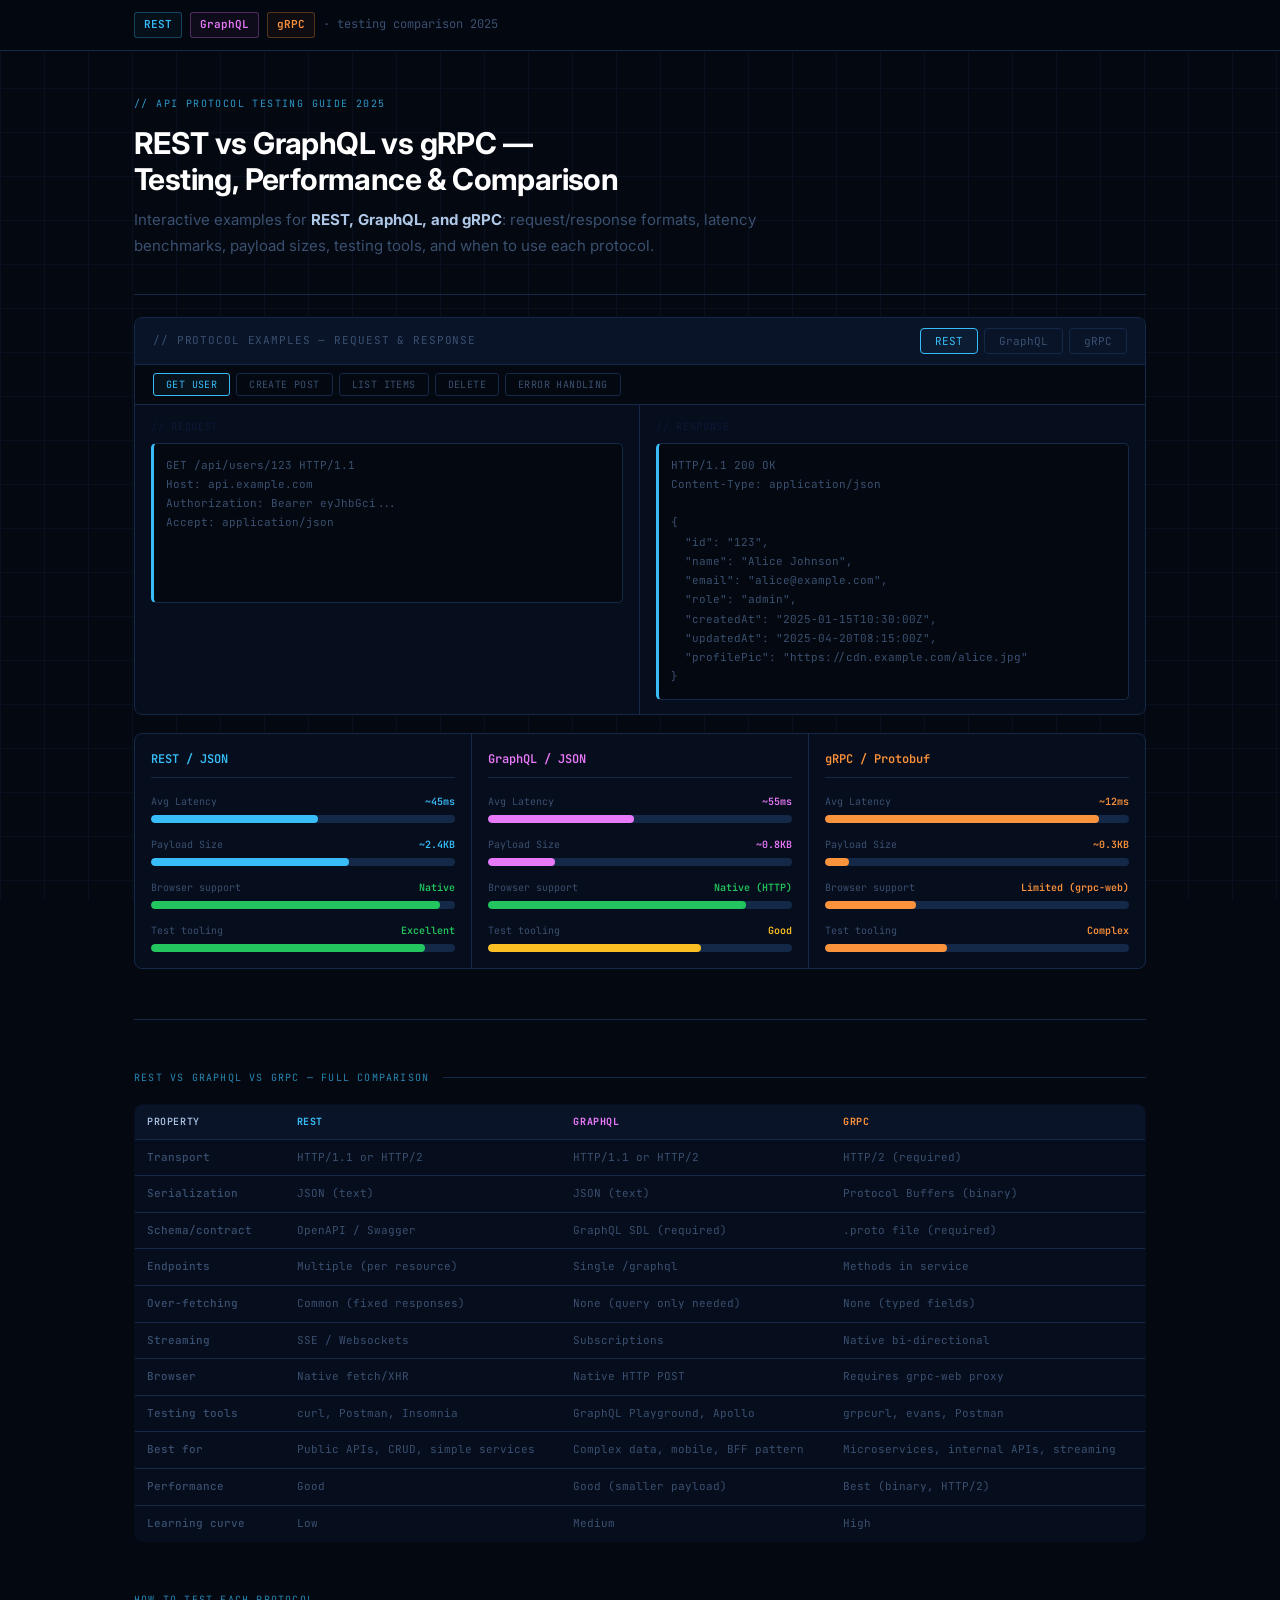
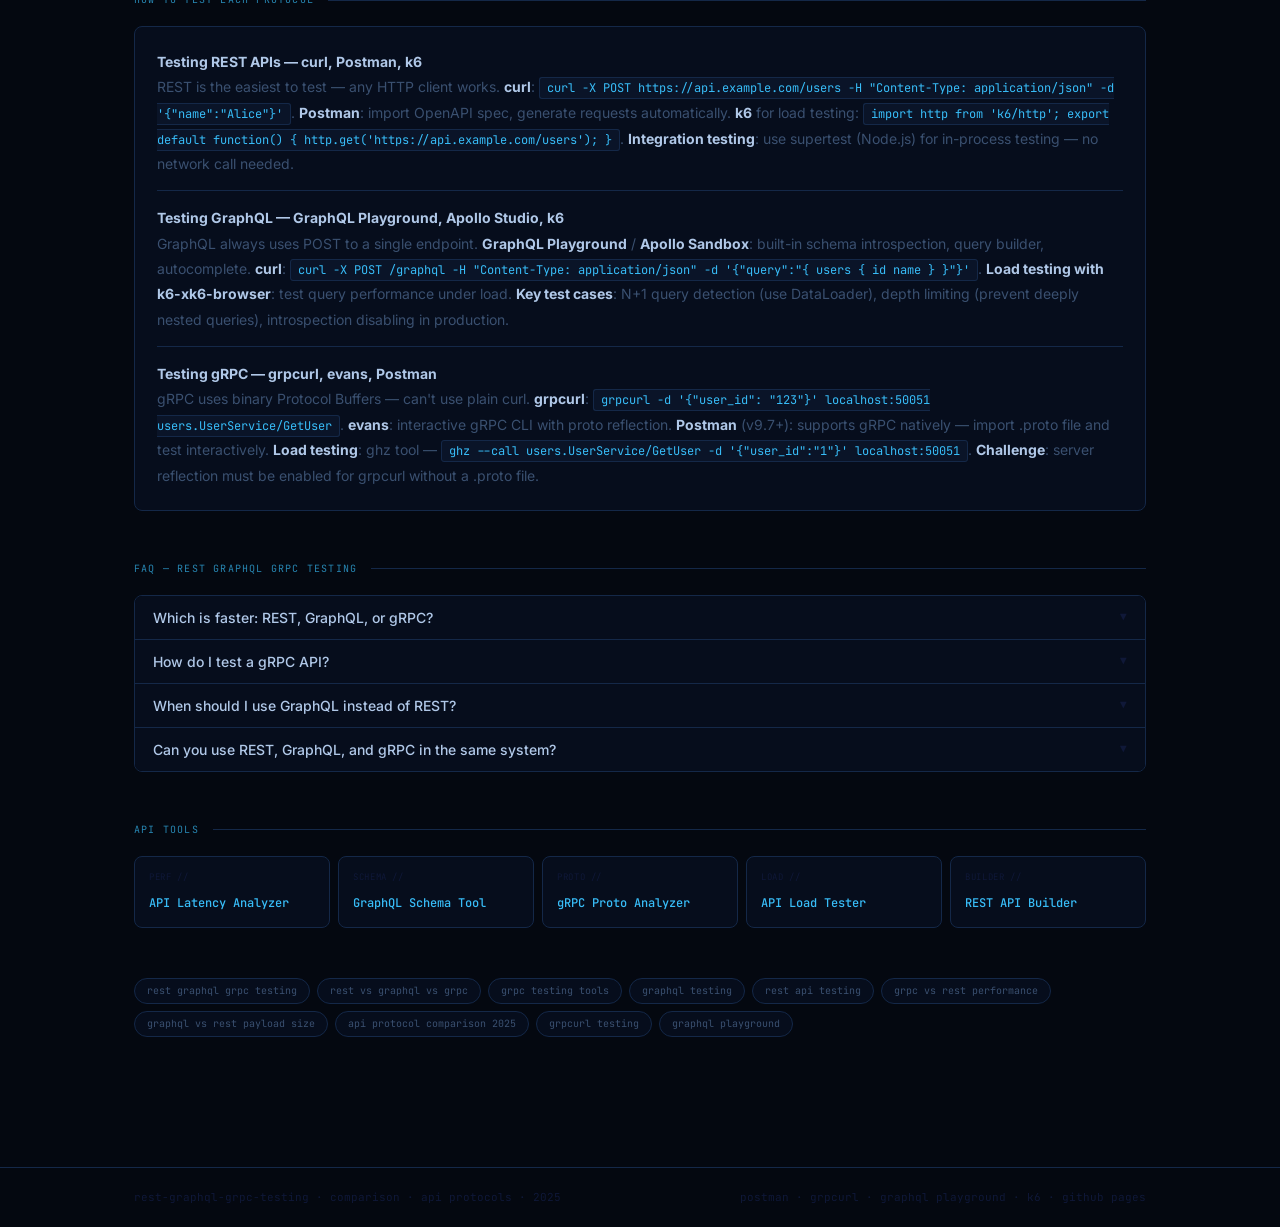
<file: index.html>
<!DOCTYPE html>

<html lang="en">
<head>
<meta charset="UTF-8">
<meta name="viewport" content="width=device-width, initial-scale=1.0">
<meta name="google-site-verification" content="PkLa_ViOo6FAHpvh8SacceMb95o9tePRdrqLNBz9X1M" />
<meta name="robots" content="index, follow">

<title>REST vs GraphQL vs gRPC Testing – Interactive Comparison Tool &amp; Performance Guide (2025)</title>

<meta name="description" content="REST vs GraphQL vs gRPC testing comparison 2025. Interactive tool: compare request/response formats, latency benchmarks, payload sizes, and use cases. Includes test examples for all three API protocols.">

<meta name="keywords" content="rest graphql grpc testing, rest vs graphql vs grpc, graphql grpc rest comparison, api protocol comparison, grpc testing, graphql testing, rest api testing, rest vs grpc performance, graphql vs rest performance, api testing tools 2025">

<link rel="canonical" href="https://franrivalbigprojects.github.io/api-tools/">

<meta property="og:title" content="REST vs GraphQL vs gRPC Testing – Interactive Comparison 2025">
<meta property="og:description" content="Compare REST, GraphQL, and gRPC: request formats, performance benchmarks, payload size, and testing approaches. Interactive examples for all three protocols.">
<meta property="og:type" content="website">

<link rel="preconnect" href="https://fonts.googleapis.com">
<link rel="preconnect" href="https://fonts.gstatic.com" crossorigin>
<link href="https://fonts.googleapis.com/css2?family=JetBrains+Mono:wght@400;500;600&family=Inter:wght@400;500;600;700&display=swap" rel="stylesheet">

<style>
:root {
  --bg: #040810;
  --surface: #060d1c;
  --surface2: #0a1428;
  --border: #0e1e38;
  --border2: #142848;
  --rest: #38bdf8;
  --rest-dim: rgba(56,189,248,0.10);
  --rest-dim2: rgba(56,189,248,0.05);
  --gql: #e879f9;
  --gql-dim: rgba(232,121,249,0.10);
  --gql-dim2: rgba(232,121,249,0.05);
  --grpc: #fb923c;
  --grpc-dim: rgba(251,146,60,0.10);
  --grpc-dim2: rgba(251,146,60,0.05);
  --green: #22c55e;
  --green-dim2: rgba(34,197,94,0.05);
  --yellow: #fbbf24;
  --yellow-dim: rgba(251,191,36,0.08);
  --text: #b0c8e8;
  --text-muted: #3a5070;
  --text-dim: #0f1838;
  --mono: 'JetBrains Mono', monospace;
  --sans: 'Inter', sans-serif;
  --r: 8px;
}

* { box-sizing: border-box; margin: 0; padding: 0; }

body {
  font-family: var(--sans);
  background: var(--bg);
  color: var(--text);
  min-height: 100vh;
  line-height: 1.6;
}

body::after {
  content: "";
  position: fixed;
  inset: 0;
  background-image:
    linear-gradient(var(--border) 1px, transparent 1px),
    linear-gradient(90deg, var(--border) 1px, transparent 1px);
  background-size: 44px 44px;
  opacity: 0.4;
  pointer-events: none;
  z-index: 0;
}

header {
  border-bottom: 1px solid var(--border2);
  position: sticky;
  top: 0;
  z-index: 100;
  background: rgba(4,8,16,0.97);
  backdrop-filter: blur(12px);
}

.header-inner {
  max-width: 1060px;
  margin: 0 auto;
  padding: 0 24px;
  height: 50px;
  display: flex;
  align-items: center;
  gap: 8px;
  position: relative;
  z-index: 1;
}

.logo-pill {
  font-family: var(--mono);
  font-size: 11px;
  font-weight: 600;
  padding: 3px 9px;
  border-radius: 3px;
  border: 1px solid;
}

.lp-rest { color: var(--rest); background: var(--rest-dim2); border-color: rgba(56,189,248,0.3); }
.lp-gql  { color: var(--gql);  background: var(--gql-dim2);  border-color: rgba(232,121,249,0.3); }
.lp-grpc { color: var(--grpc); background: var(--grpc-dim2); border-color: rgba(251,146,60,0.3); }
.logo-text { font-family: var(--mono); font-size: 12px; color: var(--text-muted); }

.wrapper {
  max-width: 1060px;
  margin: 0 auto;
  padding: 0 24px 80px;
  position: relative;
  z-index: 1;
}

.hero {
  padding: 44px 0 24px;
  border-bottom: 1px solid var(--border2);
  margin-bottom: 22px;
}

.hero-eyebrow {
  font-family: var(--mono);
  font-size: 10px;
  letter-spacing: 0.14em;
  text-transform: uppercase;
  color: var(--rest);
  margin-bottom: 12px;
  opacity: 0.8;
}

h1 {
  font-size: clamp(22px, 3.2vw, 30px);
  font-weight: 700;
  color: #fff;
  margin-bottom: 10px;
  letter-spacing: -0.02em;
  line-height: 1.2;
}

.hero-sub {
  font-size: 15px;
  color: var(--text-muted);
  max-width: 640px;
  line-height: 1.75;
}

.hero-sub strong { color: var(--text); }

/* PROTOCOL SELECTOR */
.tool-shell {
  background: var(--surface);
  border: 1px solid var(--border2);
  border-radius: var(--r);
  overflow: hidden;
  margin-bottom: 18px;
}

.tool-topbar {
  background: var(--surface2);
  border-bottom: 1px solid var(--border2);
  padding: 10px 18px;
  display: flex;
  align-items: center;
  justify-content: space-between;
  flex-wrap: wrap;
  gap: 8px;
}

.topbar-label {
  font-family: var(--mono);
  font-size: 11px;
  color: var(--text-muted);
  text-transform: uppercase;
  letter-spacing: 0.08em;
}

.proto-tabs {
  display: flex;
  gap: 6px;
}

.proto-btn {
  font-family: var(--mono);
  font-size: 11px;
  padding: 5px 14px;
  border-radius: 4px;
  border: 1px solid var(--border2);
  cursor: pointer;
  background: transparent;
  color: var(--text-muted);
  transition: all 0.15s;
}

.proto-btn:hover { color: var(--text); }
.proto-btn.active-rest { border-color: var(--rest); background: var(--rest-dim2); color: var(--rest); }
.proto-btn.active-gql  { border-color: var(--gql);  background: var(--gql-dim2);  color: var(--gql); }
.proto-btn.active-grpc { border-color: var(--grpc); background: var(--grpc-dim2); color: var(--grpc); }

.scenario-row {
  display: flex;
  gap: 6px;
  padding: 8px 18px;
  border-bottom: 1px solid var(--border2);
  background: var(--bg);
  flex-wrap: wrap;
}

.scen-btn {
  font-family: var(--mono);
  font-size: 10px;
  padding: 4px 12px;
  border-radius: 3px;
  border: 1px solid var(--border2);
  cursor: pointer;
  background: transparent;
  color: var(--text-muted);
  transition: all 0.15s;
  text-transform: uppercase;
  letter-spacing: 0.04em;
}

.scen-btn:hover { border-color: var(--rest); color: var(--text); }
.scen-btn.active { border-color: var(--rest); background: var(--rest-dim2); color: var(--rest); }

.example-split {
  display: grid;
  grid-template-columns: 1fr 1fr;
}

.ex-pane {
  padding: 14px 16px;
  border-right: 1px solid var(--border2);
}

.ex-pane:last-child { border-right: none; }

.ex-head {
  font-family: var(--mono);
  font-size: 10px;
  text-transform: uppercase;
  letter-spacing: 0.07em;
  color: var(--text-dim);
  margin-bottom: 8px;
}

.code-block {
  background: var(--bg);
  border: 1px solid var(--border2);
  border-radius: 5px;
  padding: 12px;
  font-family: var(--mono);
  font-size: 11px;
  line-height: 1.75;
  overflow-x: auto;
  white-space: pre;
  color: var(--text-muted);
  min-height: 160px;
}

.ck { color: var(--rest); }
.cg { color: var(--gql); }
.co { color: var(--grpc); }
.cs { color: var(--yellow); }
.cm { color: var(--text-dim); }
.cv { color: var(--green); }

/* BENCHMARK BARS */
.bench-grid {
  display: grid;
  grid-template-columns: 1fr 1fr 1fr;
  gap: 1px;
  background: var(--border2);
  border: 1px solid var(--border2);
  border-radius: var(--r);
  overflow: hidden;
  margin-bottom: 18px;
}

.bench-col {
  background: var(--surface);
  padding: 16px;
}

.bc-head {
  font-family: var(--mono);
  font-size: 12px;
  font-weight: 600;
  margin-bottom: 16px;
  padding-bottom: 8px;
  border-bottom: 1px solid var(--border2);
}

.bench-row { margin-bottom: 14px; }
.bench-row:last-child { margin-bottom: 0; }

.br-label {
  font-family: var(--mono);
  font-size: 10px;
  color: var(--text-muted);
  display: flex;
  justify-content: space-between;
  margin-bottom: 5px;
}

.br-val { font-weight: 600; }

.br-track {
  width: 100%;
  height: 8px;
  background: var(--border2);
  border-radius: 4px;
  overflow: hidden;
}

.br-fill {
  height: 100%;
  border-radius: 4px;
  transition: width 0.8s ease;
}

/* COMPARISON TABLE */
.cmp-table {
  width: 100%;
  border-collapse: collapse;
  background: var(--surface);
  border-radius: var(--r);
  overflow: hidden;
  border: 1px solid var(--border2);
  margin-bottom: 14px;
}

.cmp-table th, .cmp-table td {
  padding: 9px 12px;
  text-align: left;
  font-family: var(--mono);
  font-size: 11px;
  border-bottom: 1px solid var(--border2);
}

.cmp-table th {
  background: var(--surface2);
  font-size: 10px;
  text-transform: uppercase;
  letter-spacing: 0.06em;
}

.cmp-table th.th-rest { color: var(--rest); }
.cmp-table th.th-gql  { color: var(--gql); }
.cmp-table th.th-grpc { color: var(--grpc); }
.cmp-table td { color: var(--text-muted); }
.cmp-table tr:last-child td { border-bottom: none; }
.cmp-table tr:hover td { background: rgba(56,189,248,0.02); }
.td-feat { color: var(--text); font-weight: 500; width: 150px; }

/* SECTION */
hr.divider { border: none; border-top: 1px solid var(--border2); margin: 50px 0; }
.content-section { margin-bottom: 50px; }

.sec-head {
  display: flex;
  align-items: center;
  gap: 14px;
  margin-bottom: 18px;
}

.sec-label {
  font-family: var(--mono);
  font-size: 10px;
  text-transform: uppercase;
  letter-spacing: 0.12em;
  color: var(--rest);
  white-space: nowrap;
  opacity: 0.7;
}

.sec-rule { flex: 1; height: 1px; background: var(--border2); }

p { font-size: 14px; color: var(--text-muted); line-height: 1.8; margin-bottom: 10px; max-width: 820px; }
p strong { color: var(--text); }

code {
  font-family: var(--mono);
  font-size: 12px;
  background: var(--surface2);
  color: var(--rest);
  padding: 2px 7px;
  border-radius: 3px;
  border: 1px solid var(--border2);
}

.dense-block {
  background: var(--surface);
  border: 1px solid var(--border2);
  border-radius: var(--r);
  padding: 22px;
  margin-top: 14px;
}

.dense-block p { margin-bottom: 14px; padding-bottom: 14px; border-bottom: 1px solid var(--border2); max-width: none; }
.dense-block p:last-child { margin-bottom: 0; padding-bottom: 0; border-bottom: none; }

.faq-list { margin-top: 14px; border: 1px solid var(--border2); border-radius: var(--r); overflow: hidden; }
.faq-item { border-bottom: 1px solid var(--border2); }
.faq-item:last-child { border-bottom: none; }

.faq-q {
  width: 100%;
  text-align: left;
  background: var(--surface);
  border: none;
  padding: 13px 18px;
  font-size: 14px;
  font-weight: 500;
  color: var(--text);
  font-family: var(--sans);
  cursor: pointer;
  display: flex;
  justify-content: space-between;
  align-items: center;
  gap: 12px;
  transition: background 0.15s;
}

.faq-q:hover { background: var(--rest-dim2); }
.faq-arrow { font-family: var(--mono); font-size: 11px; color: var(--text-dim); transition: transform 0.2s; flex-shrink: 0; }
.faq-item.open .faq-arrow { transform: rotate(180deg); }

.faq-a {
  display: none;
  padding: 0 18px 14px;
  font-size: 13px;
  color: var(--text-muted);
  line-height: 1.75;
  border-top: 1px solid var(--border2);
  background: var(--bg);
}

.faq-item.open .faq-a { display: block; }
.faq-a code { color: var(--rest); background: var(--rest-dim2); }

.subtools-grid {
  display: grid;
  grid-template-columns: repeat(auto-fill, minmax(180px, 1fr));
  gap: 8px;
  margin-top: 12px;
}

.stl {
  background: var(--surface);
  border: 1px solid var(--border2);
  border-radius: var(--r);
  padding: 12px 14px;
  text-decoration: none;
  display: block;
  transition: border-color 0.15s;
}

.stl:hover { border-color: rgba(56,189,248,0.3); }
.stl-eye  { font-family: var(--mono); font-size: 9px; color: var(--text-dim); text-transform: uppercase; letter-spacing: 0.07em; margin-bottom: 4px; }
.stl-name { font-family: var(--mono); font-size: 12px; color: var(--rest); font-weight: 500; }

.tag-cloud { display: flex; flex-wrap: wrap; gap: 7px; margin-bottom: 50px; }
.tag {
  font-family: var(--mono); font-size: 10px; color: var(--text-muted);
  background: var(--surface); border: 1px solid var(--border2);
  border-radius: 100px; padding: 4px 12px; cursor: default;
}
.tag:hover { color: var(--rest); border-color: rgba(56,189,248,0.3); }

footer { border-top: 1px solid var(--border2); padding: 20px 0; position: relative; z-index: 1; }
.footer-inner {
  max-width: 1060px; margin: 0 auto; padding: 0 24px;
  display: flex; justify-content: space-between; align-items: center;
  flex-wrap: wrap; gap: 8px;
}
footer p { font-family: var(--mono); font-size: 11px; color: var(--text-dim); margin: 0; }

@media (max-width: 640px) {
  .example-split { grid-template-columns: 1fr; }
  .bench-grid { grid-template-columns: 1fr; }
  .ex-pane { border-right: none; border-bottom: 1px solid var(--border2); }
}
</style>

<script type="application/ld+json">
{"@context":"https://schema.org","@type":"TechArticle","headline":"REST vs GraphQL vs gRPC Testing – Comparison Guide 2025","description":"Complete comparison of REST, GraphQL, and gRPC for API testing. Request/response formats, latency benchmarks, payload sizes, testing tools, and use case recommendations.","keywords":"rest graphql grpc testing, rest vs graphql vs grpc, graphql vs rest performance, grpc testing, graphql testing, rest api testing"}
</script>

<script type="application/ld+json">
{"@context":"https://schema.org","@type":"FAQPage","mainEntity":[{"@type":"Question","name":"What is the difference between REST, GraphQL, and gRPC?","acceptedAnswer":{"@type":"Answer","text":"REST, GraphQL, and gRPC are different API protocols serving different needs. REST uses HTTP verbs (GET, POST, PUT, DELETE) with URL-based resources and JSON responses — simplest to build and test, widely supported. GraphQL uses a single endpoint with a query language — clients specify exactly what data they need, eliminating over-fetching. gRPC uses Protocol Buffers (binary serialization) over HTTP/2 — fastest performance (2-10x faster than REST/GraphQL), but harder to test and debug due to binary format. Choose REST for public APIs, GraphQL for complex data requirements, gRPC for internal microservice communication."}},{"@type":"Question","name":"Which is faster: REST, GraphQL, or gRPC?","acceptedAnswer":{"@type":"Answer","text":"gRPC is the fastest API protocol — Protocol Buffers (protobuf) binary serialization is 3-10x more compact than JSON, and HTTP/2 multiplexing reduces connection overhead. In benchmarks, gRPC is typically 2-7x faster than REST JSON and 3-8x faster than GraphQL JSON for the same data. However, gRPC cannot be tested in a browser directly and requires specific tooling. REST and GraphQL are similar in performance, but GraphQL can reduce payload size by 40-80% by requesting only needed fields, improving effective throughput."}}]}
</script>

</head>

<body>
<header>
  <div class="header-inner">
    <span class="logo-pill lp-rest">REST</span>
    <span class="logo-pill lp-gql">GraphQL</span>
    <span class="logo-pill lp-grpc">gRPC</span>
    <span class="logo-text">&middot; testing comparison 2025</span>
  </div>
</header>

<div class="wrapper">

  <section class="hero">
    <p class="hero-eyebrow">// API Protocol Testing Guide 2025</p>
    <h1>REST vs GraphQL vs gRPC —<br>Testing, Performance &amp; Comparison</h1>
    <p class="hero-sub">
      Interactive examples for <strong>REST, GraphQL, and gRPC</strong>: request/response formats, latency benchmarks, payload sizes, testing tools, and when to use each protocol.
    </p>
  </section>

  <!-- INTERACTIVE EXAMPLES -->

  <div class="tool-shell">
    <div class="tool-topbar">
      <span class="topbar-label">// Protocol Examples — Request &amp; Response</span>
      <div class="proto-tabs">
        <button class="proto-btn active-rest" id="btnREST" onclick="setProto('REST',this)">REST</button>
        <button class="proto-btn" id="btnGQL" onclick="setProto('GraphQL',this)">GraphQL</button>
        <button class="proto-btn" id="btnGRPC" onclick="setProto('gRPC',this)">gRPC</button>
      </div>
    </div>


<div class="scenario-row">
  <button class="scen-btn active" onclick="setScenario('getUser',this)">Get User</button>
  <button class="scen-btn" onclick="setScenario('createPost',this)">Create Post</button>
  <button class="scen-btn" onclick="setScenario('listItems',this)">List Items</button>
  <button class="scen-btn" onclick="setScenario('delete',this)">Delete</button>
  <button class="scen-btn" onclick="setScenario('error',this)">Error Handling</button>
</div>

<div class="example-split">
  <div class="ex-pane">
    <div class="ex-head" id="reqHead">// Request</div>
    <div class="code-block" id="reqBlock"></div>
  </div>
  <div class="ex-pane">
    <div class="ex-head" id="resHead">// Response</div>
    <div class="code-block" id="resBlock"></div>
  </div>
</div>


  </div>

  <!-- BENCHMARKS -->

  <div class="bench-grid">
    <div class="bench-col">
      <div class="bc-head" style="color:var(--rest)">REST / JSON</div>
      <div class="bench-row">
        <div class="br-label"><span>Avg Latency</span><span class="br-val" style="color:var(--rest)">~45ms</span></div>
        <div class="br-track"><div class="br-fill" style="background:var(--rest);width:55%;"></div></div>
      </div>
      <div class="bench-row">
        <div class="br-label"><span>Payload Size</span><span class="br-val" style="color:var(--rest)">~2.4KB</span></div>
        <div class="br-track"><div class="br-fill" style="background:var(--rest);width:65%;"></div></div>
      </div>
      <div class="bench-row">
        <div class="br-label"><span>Browser support</span><span class="br-val" style="color:var(--green)">Native</span></div>
        <div class="br-track"><div class="br-fill" style="background:var(--green);width:95%;"></div></div>
      </div>
      <div class="bench-row">
        <div class="br-label"><span>Test tooling</span><span class="br-val" style="color:var(--green)">Excellent</span></div>
        <div class="br-track"><div class="br-fill" style="background:var(--green);width:90%;"></div></div>
      </div>
    </div>
    <div class="bench-col">
      <div class="bc-head" style="color:var(--gql)">GraphQL / JSON</div>
      <div class="bench-row">
        <div class="br-label"><span>Avg Latency</span><span class="br-val" style="color:var(--gql)">~55ms</span></div>
        <div class="br-track"><div class="br-fill" style="background:var(--gql);width:48%;"></div></div>
      </div>
      <div class="bench-row">
        <div class="br-label"><span>Payload Size</span><span class="br-val" style="color:var(--gql)">~0.8KB</span></div>
        <div class="br-track"><div class="br-fill" style="background:var(--gql);width:22%;"></div></div>
      </div>
      <div class="bench-row">
        <div class="br-label"><span>Browser support</span><span class="br-val" style="color:var(--green)">Native (HTTP)</span></div>
        <div class="br-track"><div class="br-fill" style="background:var(--green);width:85%;"></div></div>
      </div>
      <div class="bench-row">
        <div class="br-label"><span>Test tooling</span><span class="br-val" style="color:var(--yellow)">Good</span></div>
        <div class="br-track"><div class="br-fill" style="background:var(--yellow);width:70%;"></div></div>
      </div>
    </div>
    <div class="bench-col">
      <div class="bc-head" style="color:var(--grpc)">gRPC / Protobuf</div>
      <div class="bench-row">
        <div class="br-label"><span>Avg Latency</span><span class="br-val" style="color:var(--grpc)">~12ms</span></div>
        <div class="br-track"><div class="br-fill" style="background:var(--grpc);width:90%;"></div></div>
      </div>
      <div class="bench-row">
        <div class="br-label"><span>Payload Size</span><span class="br-val" style="color:var(--grpc)">~0.3KB</span></div>
        <div class="br-track"><div class="br-fill" style="background:var(--grpc);width:8%;"></div></div>
      </div>
      <div class="bench-row">
        <div class="br-label"><span>Browser support</span><span class="br-val" style="color:var(--grpc)">Limited (grpc-web)</span></div>
        <div class="br-track"><div class="br-fill" style="background:var(--grpc);width:30%;"></div></div>
      </div>
      <div class="bench-row">
        <div class="br-label"><span>Test tooling</span><span class="br-val" style="color:var(--grpc)">Complex</span></div>
        <div class="br-track"><div class="br-fill" style="background:var(--grpc);width:40%;"></div></div>
      </div>
    </div>
  </div>

  <hr class="divider">

  <!-- COMPARISON TABLE -->

  <section class="content-section">
    <div class="sec-head">
      <span class="sec-label">REST vs GraphQL vs gRPC — full comparison</span>
      <span class="sec-rule"></span>
    </div>
    <table class="cmp-table">
      <thead>
        <tr>
          <th class="td-feat">Property</th>
          <th class="th-rest">REST</th>
          <th class="th-gql">GraphQL</th>
          <th class="th-grpc">gRPC</th>
        </tr>
      </thead>
      <tbody>
        <tr><td class="td-feat">Transport</td><td>HTTP/1.1 or HTTP/2</td><td>HTTP/1.1 or HTTP/2</td><td>HTTP/2 (required)</td></tr>
        <tr><td class="td-feat">Serialization</td><td>JSON (text)</td><td>JSON (text)</td><td>Protocol Buffers (binary)</td></tr>
        <tr><td class="td-feat">Schema/contract</td><td>OpenAPI / Swagger</td><td>GraphQL SDL (required)</td><td>.proto file (required)</td></tr>
        <tr><td class="td-feat">Endpoints</td><td>Multiple (per resource)</td><td>Single /graphql</td><td>Methods in service</td></tr>
        <tr><td class="td-feat">Over-fetching</td><td>Common (fixed responses)</td><td>None (query only needed)</td><td>None (typed fields)</td></tr>
        <tr><td class="td-feat">Streaming</td><td>SSE / Websockets</td><td>Subscriptions</td><td>Native bi-directional</td></tr>
        <tr><td class="td-feat">Browser</td><td>Native fetch/XHR</td><td>Native HTTP POST</td><td>Requires grpc-web proxy</td></tr>
        <tr><td class="td-feat">Testing tools</td><td>curl, Postman, Insomnia</td><td>GraphQL Playground, Apollo</td><td>grpcurl, evans, Postman</td></tr>
        <tr><td class="td-feat">Best for</td><td>Public APIs, CRUD, simple services</td><td>Complex data, mobile, BFF pattern</td><td>Microservices, internal APIs, streaming</td></tr>
        <tr><td class="td-feat">Performance</td><td>Good</td><td>Good (smaller payload)</td><td>Best (binary, HTTP/2)</td></tr>
        <tr><td class="td-feat">Learning curve</td><td>Low</td><td>Medium</td><td>High</td></tr>
      </tbody>
    </table>
  </section>

  <!-- TESTING GUIDE -->

  <section class="content-section">
    <div class="sec-head">
      <span class="sec-label">How to test each protocol</span>
      <span class="sec-rule"></span>
    </div>
    <div class="dense-block">
      <p><strong>Testing REST APIs — curl, Postman, k6</strong><br>
      REST is the easiest to test — any HTTP client works. <strong>curl</strong>: <code>curl -X POST https://api.example.com/users -H "Content-Type: application/json" -d '{"name":"Alice"}'</code>. <strong>Postman</strong>: import OpenAPI spec, generate requests automatically. <strong>k6</strong> for load testing: <code>import http from 'k6/http'; export default function() { http.get('https://api.example.com/users'); }</code>. <strong>Integration testing</strong>: use supertest (Node.js) for in-process testing — no network call needed.</p>
      <p><strong>Testing GraphQL — GraphQL Playground, Apollo Studio, k6</strong><br>
      GraphQL always uses POST to a single endpoint. <strong>GraphQL Playground</strong> / <strong>Apollo Sandbox</strong>: built-in schema introspection, query builder, autocomplete. <strong>curl</strong>: <code>curl -X POST /graphql -H "Content-Type: application/json" -d '{"query":"{ users { id name } }"}'</code>. <strong>Load testing with k6-xk6-browser</strong>: test query performance under load. <strong>Key test cases</strong>: N+1 query detection (use DataLoader), depth limiting (prevent deeply nested queries), introspection disabling in production.</p>
      <p><strong>Testing gRPC — grpcurl, evans, Postman</strong><br>
      gRPC uses binary Protocol Buffers — can't use plain curl. <strong>grpcurl</strong>: <code>grpcurl -d '{"user_id": "123"}' localhost:50051 users.UserService/GetUser</code>. <strong>evans</strong>: interactive gRPC CLI with proto reflection. <strong>Postman</strong> (v9.7+): supports gRPC natively — import .proto file and test interactively. <strong>Load testing</strong>: ghz tool — <code>ghz --call users.UserService/GetUser -d '{"user_id":"1"}' localhost:50051</code>. <strong>Challenge</strong>: server reflection must be enabled for grpcurl without a .proto file.</p>
    </div>
  </section>

  <!-- FAQ -->

  <section class="content-section">
    <div class="sec-head">
      <span class="sec-label">FAQ — REST GraphQL gRPC testing</span>
      <span class="sec-rule"></span>
    </div>
    <div class="faq-list">
      <div class="faq-item">
        <button class="faq-q" onclick="toggleFaq(this)">Which is faster: REST, GraphQL, or gRPC?<span class="faq-arrow">&#9660;</span></button>
        <div class="faq-a"><strong>gRPC is the fastest</strong> — Protocol Buffers binary serialization is 3-10x more compact than JSON, and HTTP/2 multiplexing reduces connection overhead. Typical benchmark: gRPC ~12ms, REST ~45ms, GraphQL ~55ms for equivalent data. However, GraphQL can significantly reduce payload size vs REST by requesting only needed fields — on mobile networks, this often matters more than raw latency. For browser-facing APIs, REST and GraphQL are better choices due to gRPC's limited browser support.</div>
      </div>
      <div class="faq-item">
        <button class="faq-q" onclick="toggleFaq(this)">How do I test a gRPC API?<span class="faq-arrow">&#9660;</span></button>
        <div class="faq-a"><strong>grpcurl</strong> (like curl for gRPC): <code>grpcurl -plaintext -d '{"user_id":"1"}' localhost:50051 users.UserService/GetUser</code>. Requires server reflection enabled or a .proto file. <strong>evans</strong>: interactive REPL for gRPC testing. <strong>Postman</strong> (v9.7+): GUI gRPC client, import .proto. <strong>ghz</strong> for load testing. For Go: use <code>google.golang.org/grpc/test/bufconn</code> for in-process testing. For Node.js: use <code>@grpc/grpc-js</code> with mock server.</div>
      </div>
      <div class="faq-item">
        <button class="faq-q" onclick="toggleFaq(this)">When should I use GraphQL instead of REST?<span class="faq-arrow">&#9660;</span></button>
        <div class="faq-a">Choose GraphQL when: (1) <strong>Multiple client types</strong> need different data shapes (mobile vs desktop). (2) <strong>Over-fetching is a problem</strong> — REST returns 20 fields but mobile only needs 3. (3) <strong>Complex relationships</strong> — avoid 4 REST calls by fetching user + posts + comments + likes in one query. (4) <strong>Rapid frontend iteration</strong> — frontend can add fields without backend changes. Avoid GraphQL for: public APIs (REST is simpler), simple CRUD, caching-heavy architectures (REST caches naturally, GraphQL doesn't).</div>
      </div>
      <div class="faq-item">
        <button class="faq-q" onclick="toggleFaq(this)">Can you use REST, GraphQL, and gRPC in the same system?<span class="faq-arrow">&#9660;</span></button>
        <div class="faq-a">Yes — this is the most common production pattern. A typical architecture: <strong>Public API</strong> = REST (simple, widely supported). <strong>Frontend BFF</strong> = GraphQL (flexible queries from React/mobile). <strong>Internal microservices</strong> = gRPC (performance, streaming, type safety). Example: React app → GraphQL BFF → multiple gRPC microservices → public partner API via REST. The GraphQL layer acts as a translation layer that aggregates gRPC calls from multiple services into a single query.</div>
      </div>
    </div>
  </section>

  <section class="content-section">
    <div class="sec-head">
      <span class="sec-label">API tools</span>
      <span class="sec-rule"></span>
    </div>
    <div class="subtools-grid">
      <a href="latency/" class="stl"><p class="stl-eye">perf //</p><span class="stl-name">API Latency Analyzer</span></a>
      <a href="graphql-schema/" class="stl"><p class="stl-eye">schema //</p><span class="stl-name">GraphQL Schema Tool</span></a>
      <a href="grpc-proto/" class="stl"><p class="stl-eye">proto //</p><span class="stl-name">gRPC Proto Analyzer</span></a>
      <a href="load/" class="stl"><p class="stl-eye">load //</p><span class="stl-name">API Load Tester</span></a>
      <a href="rest-builder/" class="stl"><p class="stl-eye">builder //</p><span class="stl-name">REST API Builder</span></a>
    </div>
  </section>

  <div class="tag-cloud">
    <span class="tag">rest graphql grpc testing</span>
    <span class="tag">rest vs graphql vs grpc</span>
    <span class="tag">grpc testing tools</span>
    <span class="tag">graphql testing</span>
    <span class="tag">rest api testing</span>
    <span class="tag">grpc vs rest performance</span>
    <span class="tag">graphql vs rest payload size</span>
    <span class="tag">api protocol comparison 2025</span>
    <span class="tag">grpcurl testing</span>
    <span class="tag">graphql playground</span>
  </div>

</div>

<footer>
  <div class="footer-inner">
    <p>rest-graphql-grpc-testing &middot; comparison &middot; api protocols &middot; 2025</p>
    <p>postman &middot; grpcurl &middot; graphql playground &middot; k6 &middot; github pages</p>
  </div>
</footer>

<script>
var EXAMPLES = {
  REST: {
    getUser: {
      req: 'GET /api/users/123 HTTP/1.1\nHost: api.example.com\nAuthorization: Bearer eyJhbGci...\nAccept: application/json',
      res: 'HTTP/1.1 200 OK\nContent-Type: application/json\n\n{\n  "id": "123",\n  "name": "Alice Johnson",\n  "email": "alice@example.com",\n  "role": "admin",\n  "createdAt": "2025-01-15T10:30:00Z",\n  "updatedAt": "2025-04-20T08:15:00Z",\n  "profilePic": "https://cdn.example.com/alice.jpg"\n}'
    },
    createPost: {
      req: 'POST /api/posts HTTP/1.1\nHost: api.example.com\nContent-Type: application/json\nAuthorization: Bearer eyJhbGci...\n\n{\n  "title": "My First Post",\n  "body": "Hello world content here.",\n  "authorId": "123",\n  "tags": ["api", "rest"]\n}',
      res: 'HTTP/1.1 201 Created\nLocation: /api/posts/456\nContent-Type: application/json\n\n{\n  "id": "456",\n  "title": "My First Post",\n  "authorId": "123",\n  "createdAt": "2025-05-04T12:00:00Z"\n}'
    },
    listItems: {
      req: 'GET /api/posts?limit=10&offset=0&sort=createdAt:desc HTTP/1.1\nHost: api.example.com\nAuthorization: Bearer eyJhbGci...',
      res: 'HTTP/1.1 200 OK\nContent-Type: application/json\n\n{\n  "data": [\n    {"id":"1","title":"Post A","author":"Alice"},\n    {"id":"2","title":"Post B","author":"Bob"}\n  ],\n  "total": 142,\n  "limit": 10,\n  "offset": 0\n}'
    },
    delete: {
      req: 'DELETE /api/posts/456 HTTP/1.1\nHost: api.example.com\nAuthorization: Bearer eyJhbGci...',
      res: 'HTTP/1.1 204 No Content\n\n(empty body)'
    },
    error: {
      req: 'GET /api/users/999 HTTP/1.1\nHost: api.example.com\nAuthorization: Bearer eyJhbGci...',
      res: 'HTTP/1.1 404 Not Found\nContent-Type: application/json\n\n{\n  "error": "NOT_FOUND",\n  "message": "User with id 999 does not exist",\n  "requestId": "req_abc123",\n  "timestamp": "2025-05-04T12:00:00Z"\n}'
    }
  },
  GraphQL: {
    getUser: {
      req: 'POST /graphql HTTP/1.1\nContent-Type: application/json\nAuthorization: Bearer eyJhbGci...\n\n{\n  "query": "query GetUser($id: ID!) {\\n    user(id: $id) {\\n      id\\n      name\\n      email\\n    }\\n  }",\n  "variables": { "id": "123" }\n}',
      res: 'HTTP/1.1 200 OK\nContent-Type: application/json\n\n{\n  "data": {\n    "user": {\n      "id": "123",\n      "name": "Alice Johnson",\n      "email": "alice@example.com"\n    }\n  }\n}\n\n// Note: only requested fields returned\n// No profilePic, role, timestamps (not asked)'
    },
    createPost: {
      req: 'POST /graphql HTTP/1.1\nContent-Type: application/json\n\n{\n  "query": "mutation CreatePost($input: PostInput!) {\\n    createPost(input: $input) {\\n      id\\n      title\\n      createdAt\\n    }\\n  }",\n  "variables": {\n    "input": {\n      "title": "My First Post",\n      "body": "Hello world",\n      "authorId": "123"\n    }\n  }\n}',
      res: 'HTTP/1.1 200 OK\n\n{\n  "data": {\n    "createPost": {\n      "id": "456",\n      "title": "My First Post",\n      "createdAt": "2025-05-04T12:00:00Z"\n    }\n  }\n}'
    },
    listItems: {
      req: 'POST /graphql HTTP/1.1\nContent-Type: application/json\n\n{\n  "query": "query { posts(limit: 10, offset: 0) {\\n    data { id title author { name } }\\n    pageInfo { total hasNextPage }\\n  } }"\n}',
      res: '{\n  "data": {\n    "posts": {\n      "data": [\n        {"id":"1","title":"Post A","author":{"name":"Alice"}},\n        {"id":"2","title":"Post B","author":{"name":"Bob"}}\n      ],\n      "pageInfo": {"total":142,"hasNextPage":true}\n    }\n  }\n}'
    },
    delete: {
      req: 'POST /graphql HTTP/1.1\n\n{\n  "query": "mutation DeletePost($id: ID!) {\\n    deletePost(id: $id) {\\n      success\\n    }\\n  }",\n  "variables": { "id": "456" }\n}',
      res: '{\n  "data": {\n    "deletePost": {\n      "success": true\n    }\n  }\n}'
    },
    error: {
      req: 'POST /graphql HTTP/1.1\n\n{\n  "query": "query { user(id: \\"999\\") { id name } }"\n}',
      res: 'HTTP/1.1 200 OK\n\n{\n  "data": { "user": null },\n  "errors": [{\n    "message": "User not found",\n    "locations": [{"line":1,"column":9}],\n    "path": ["user"],\n    "extensions": {\n      "code": "NOT_FOUND",\n      "id": "999"\n    }\n  }]\n}\n\n// Note: GraphQL always returns 200\n// Errors are in the errors array'
    }
  },
  gRPC: {
    getUser: {
      req: '// .proto definition:\nservice UserService {\n  rpc GetUser (GetUserRequest) returns (User);\n}\nmessage GetUserRequest { string user_id = 1; }\n\n// grpcurl command:\ngrpcurl -plaintext \\\n  -d \'{"user_id": "123"}\' \\\n  localhost:50051 \\\n  users.UserService/GetUser',
      res: '// Binary protobuf on wire\n// Decoded response:\n{\n  "id": "123",\n  "name": "Alice Johnson",\n  "email": "alice@example.com"\n}\n\n// Metadata:\n// Status: OK (0)\n// Content-Type: application/grpc\n// Trailer: grpc-status: 0'
    },
    createPost: {
      req: '// .proto:\nrpc CreatePost (CreatePostRequest) returns (Post);\nmessage CreatePostRequest {\n  string title = 1;\n  string body = 2;\n  string author_id = 3;\n}\n\n// grpcurl:\ngrpcurl -d \'{\n  "title": "My First Post",\n  "body": "Hello world",\n  "author_id": "123"\n}\' localhost:50051 \\\nposts.PostService/CreatePost',
      res: '// Decoded response:\n{\n  "id": "456",\n  "title": "My First Post",\n  "created_at": {\n    "seconds": 1746355200,\n    "nanos": 0\n  }\n}\n\n// Trailer:\n// grpc-status: 0\n// grpc-message: (empty = OK)'
    },
    listItems: {
      req: '// Server-side streaming RPC:\nrpc ListPosts (ListPostsRequest)\n  returns (stream Post);\n\n// Each page chunk is a separate\n// protobuf message over HTTP/2\n// No need to buffer entire response\n\ngrpcurl -d \'{"limit":10,"offset":0}\' \\\n  localhost:50051 \\\n  posts.PostService/ListPosts',
      res: '// Response streams message by message:\n{"id":"1","title":"Post A","author_id":"user1"}\n{"id":"2","title":"Post B","author_id":"user2"}\n// ... 8 more messages ...\n\n// Trailer:\n// grpc-status: 0'
    },
    delete: {
      req: '// .proto:\nrpc DeletePost (DeletePostRequest)\n  returns (google.protobuf.Empty);\n\nmessage DeletePostRequest {\n  string post_id = 1;\n}\n\ngrpcurl -d \'{"post_id": "456"}\' \\\n  localhost:50051 \\\n  posts.PostService/DeletePost',
      res: '// google.protobuf.Empty = {} (no body)\n{}\n\n// Trailer:\n// grpc-status: 0\n// (0 = OK, equivalent to 200)'
    },
    error: {
      req: 'grpcurl -d \'{"user_id": "999"}\' \\\n  localhost:50051 \\\n  users.UserService/GetUser',
      res: '// gRPC status codes (not HTTP):\n// 0=OK, 1=CANCELLED, 2=UNKNOWN\n// 3=INVALID_ARGUMENT, 5=NOT_FOUND\n// 7=PERMISSION_DENIED, etc.\n\nERROR:\n  Code: NotFound\n  Message: user 999 not found\n\n// Trailer:\n// grpc-status: 5\n// grpc-message: user 999 not found'
    }
  }
};

var currentProto = 'REST';
var currentScen  = 'getUser';

function setProto(proto, btn) {
  currentProto = proto;
  document.querySelectorAll('.proto-btn').forEach(function(b) {
    b.classList.remove('active-rest', 'active-gql', 'active-grpc');
  });
  var cls = proto === 'REST' ? 'active-rest' : proto === 'GraphQL' ? 'active-gql' : 'active-grpc';
  btn.classList.add(cls);
  updateExamples();
}

function setScenario(scen, btn) {
  currentScen = scen;
  document.querySelectorAll('.scen-btn').forEach(function(b) { b.classList.remove('active'); });
  btn.classList.add('active');
  updateExamples();
}

function updateExamples() {
  var ex = EXAMPLES[currentProto] && EXAMPLES[currentProto][currentScen];
  if (!ex) return;
  document.getElementById('reqBlock').textContent = ex.req;
  document.getElementById('resBlock').textContent = ex.res;

  var color = currentProto === 'REST' ? 'var(--rest)' : currentProto === 'GraphQL' ? 'var(--gql)' : 'var(--grpc)';
  document.getElementById('reqBlock').style.borderLeftColor = color;
  document.getElementById('resBlock').style.borderLeftColor = color;
  document.getElementById('reqBlock').style.borderLeft = '3px solid ' + color;
  document.getElementById('resBlock').style.borderLeft = '3px solid ' + color;
}

function toggleFaq(btn) {
  btn.parentElement.classList.toggle('open');
}

document.addEventListener('DOMContentLoaded', function() {
  updateExamples();
});
</script>

</body>
</html>
</file>
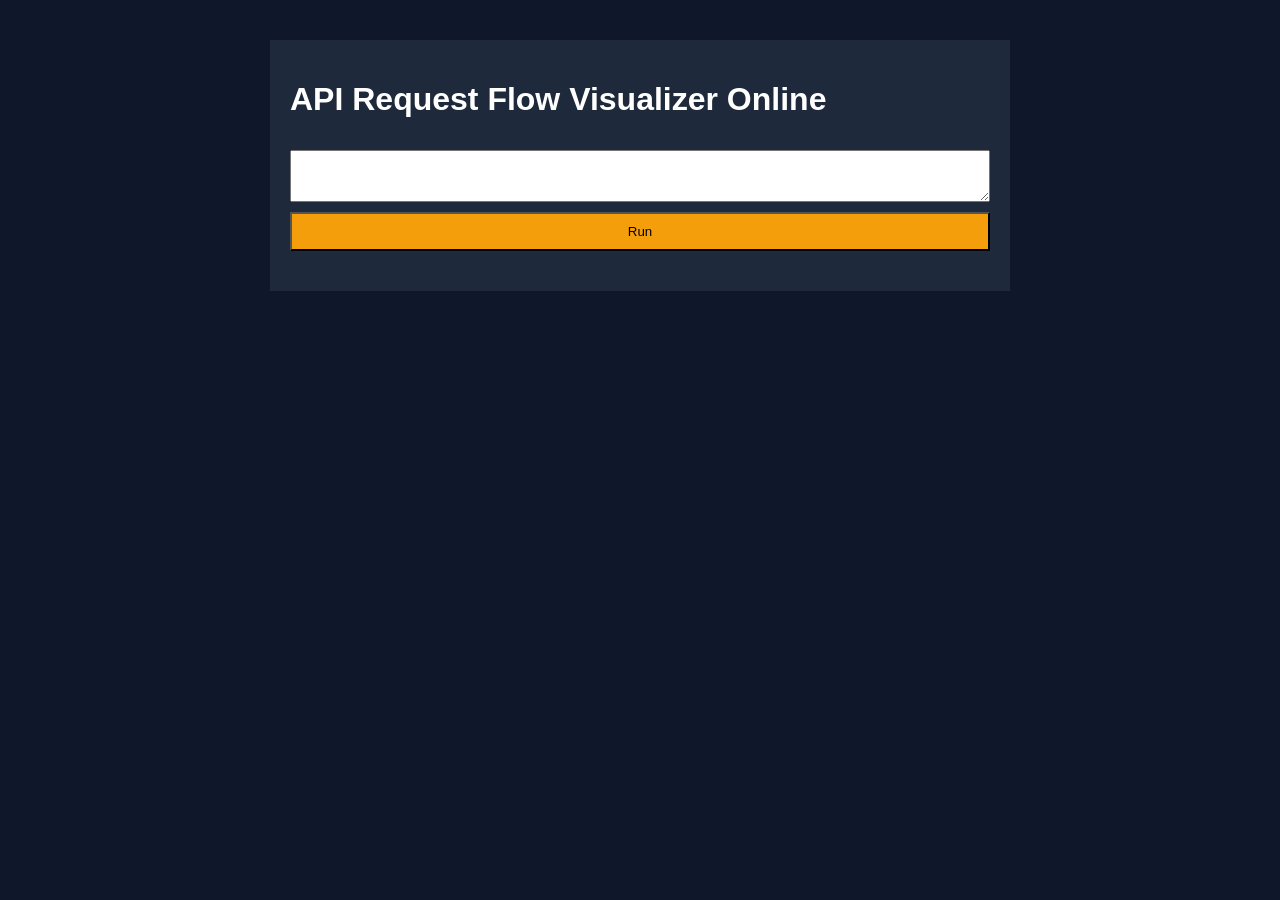
<file: flow/index.html>
<html><head><title>API Request Flow Visualizer Online</title><link rel='stylesheet' href='styles.css'></head><body><div class='container'><h1>API Request Flow Visualizer Online</h1><textarea id='flow'></textarea><button onclick='run()'>Run</button><div id='res' class='result'></div></div><script src='script.js'></script></body></html>
</file>
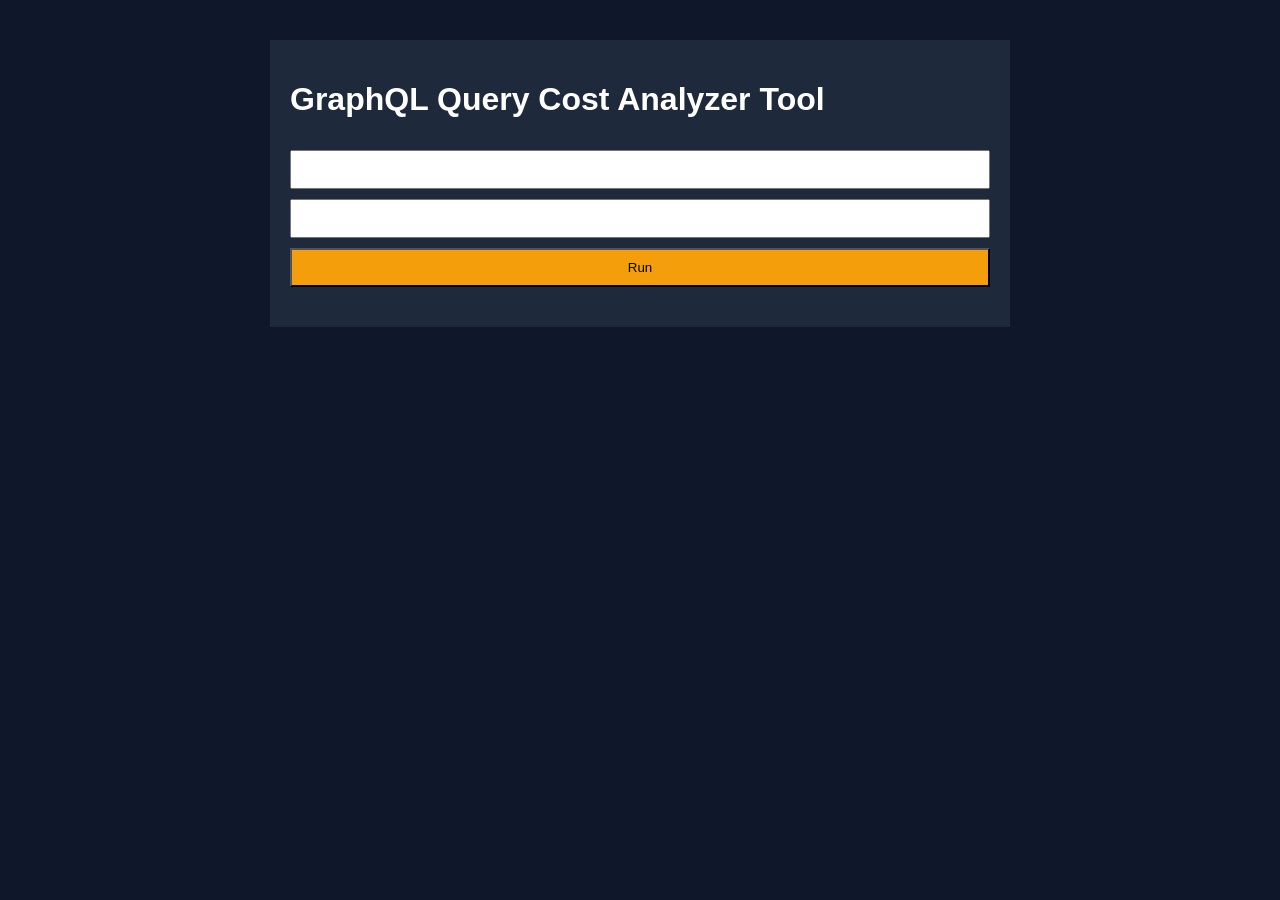
<file: graphql-cost/index.html>
<html><head><title>GraphQL Query Cost Analyzer Tool</title><link rel='stylesheet' href='styles.css'></head><body><div class='container'><h1>GraphQL Query Cost Analyzer Tool</h1><input id='fields'><input id='depth'><button onclick='run()'>Run</button><div id='res' class='result'></div></div><script src='script.js'></script></body></html>
</file>
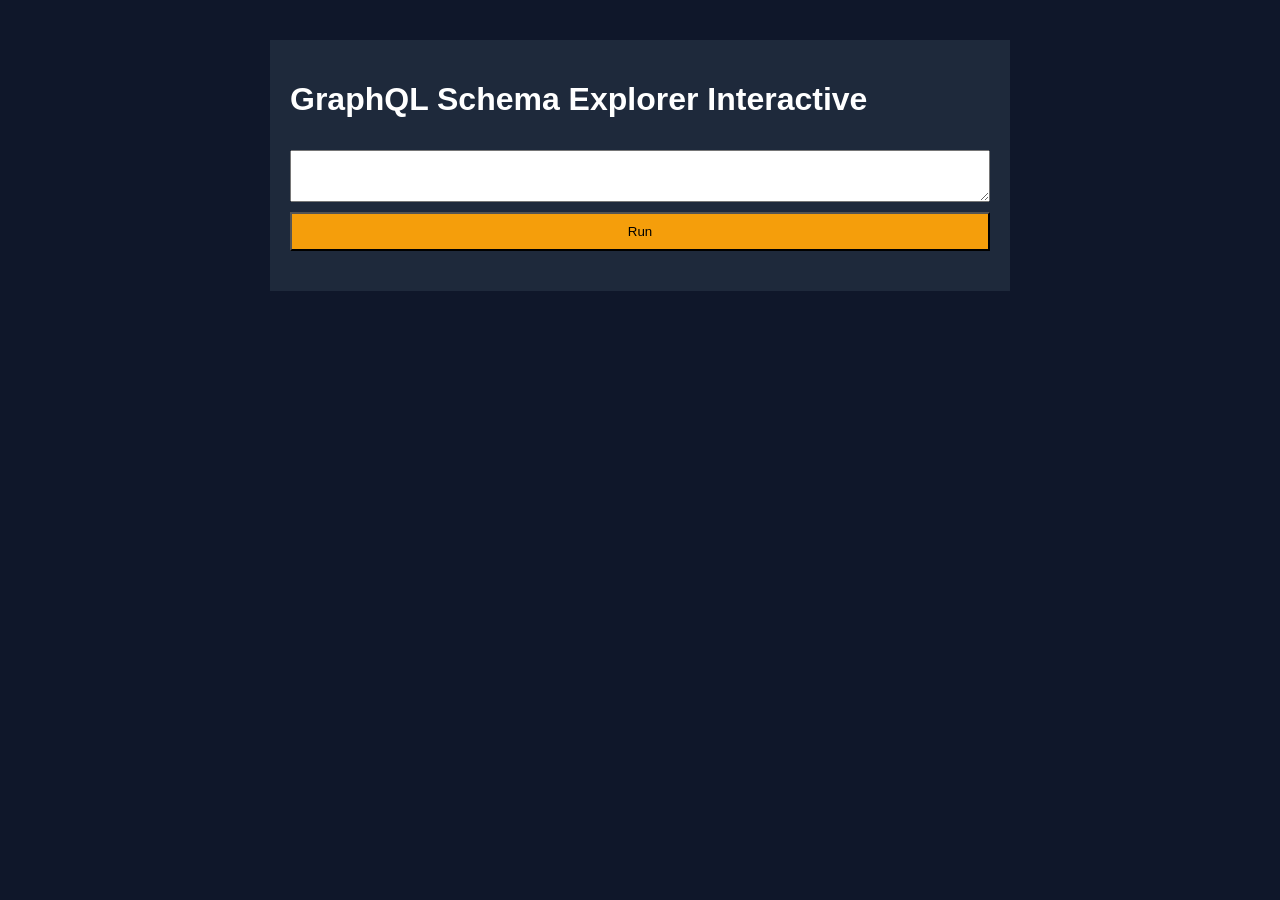
<file: graphql-schema/index.html>
<html><head><title>GraphQL Schema Explorer Interactive</title><link rel='stylesheet' href='styles.css'></head><body><div class='container'><h1>GraphQL Schema Explorer Interactive</h1><textarea id='schema'></textarea><button onclick='run()'>Run</button><div id='res' class='result'></div></div><script src='script.js'></script></body></html>
</file>
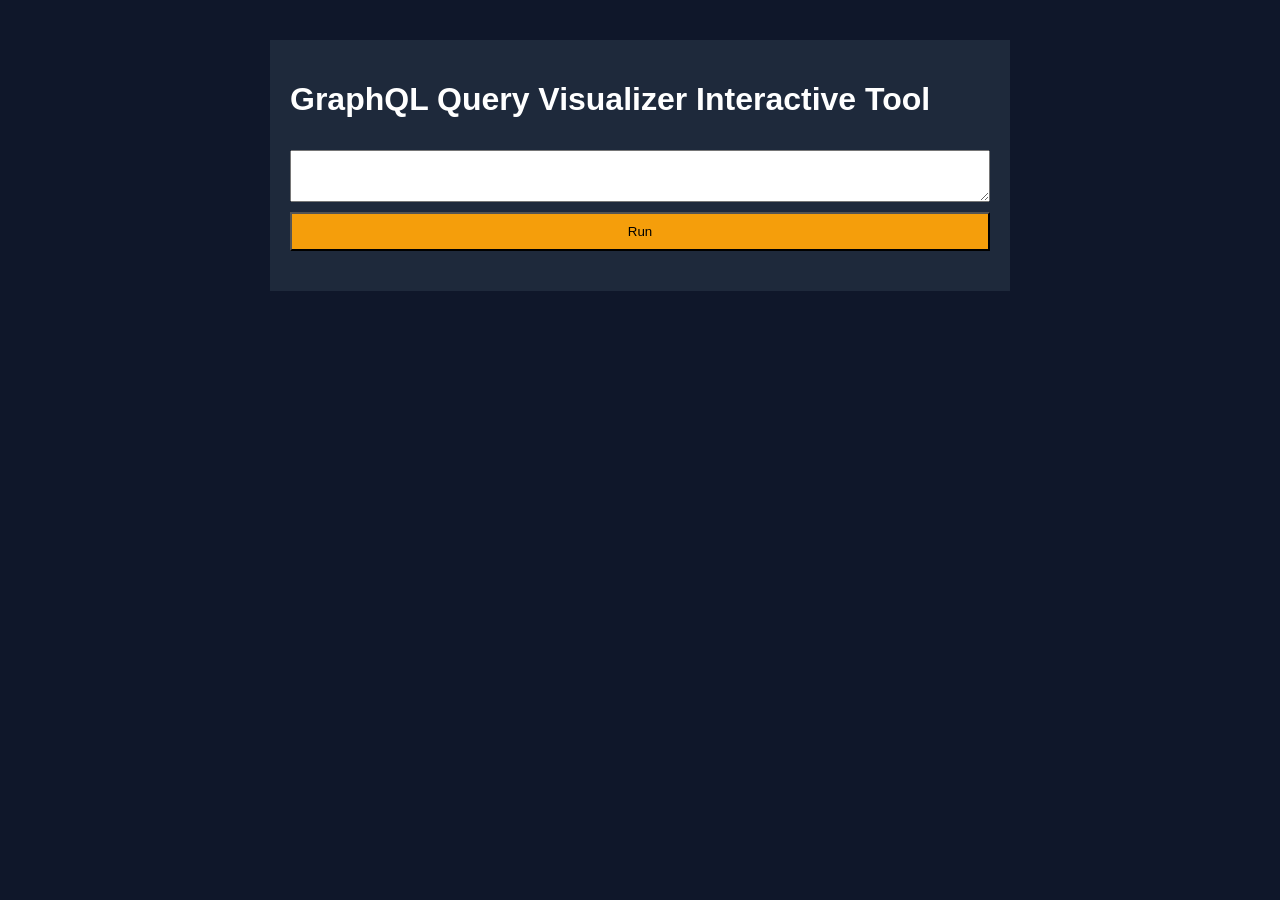
<file: graphql-visualizer/index.html>
<html><head><title>GraphQL Query Visualizer Interactive Tool</title><link rel='stylesheet' href='styles.css'></head><body><div class='container'><h1>GraphQL Query Visualizer Interactive Tool</h1><textarea id='q'></textarea><button onclick='run()'>Run</button><div id='res' class='result'></div></div><script src='script.js'></script></body></html>
</file>
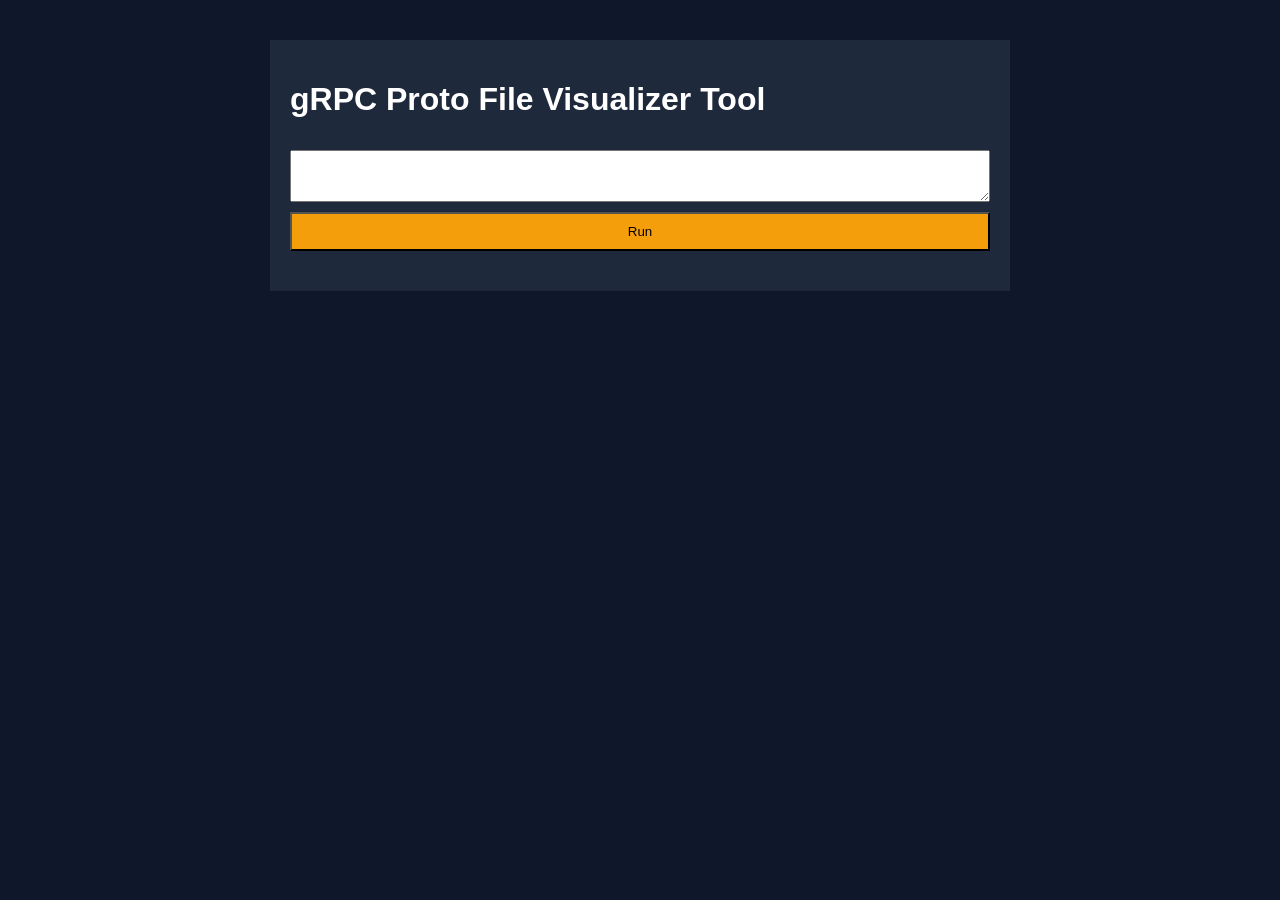
<file: grpc-proto/index.html>
<html><head><title>gRPC Proto File Visualizer Tool</title><link rel='stylesheet' href='styles.css'></head><body><div class='container'><h1>gRPC Proto File Visualizer Tool</h1><textarea id='proto'></textarea><button onclick='run()'>Run</button><div id='res' class='result'></div></div><script src='script.js'></script></body></html>
</file>
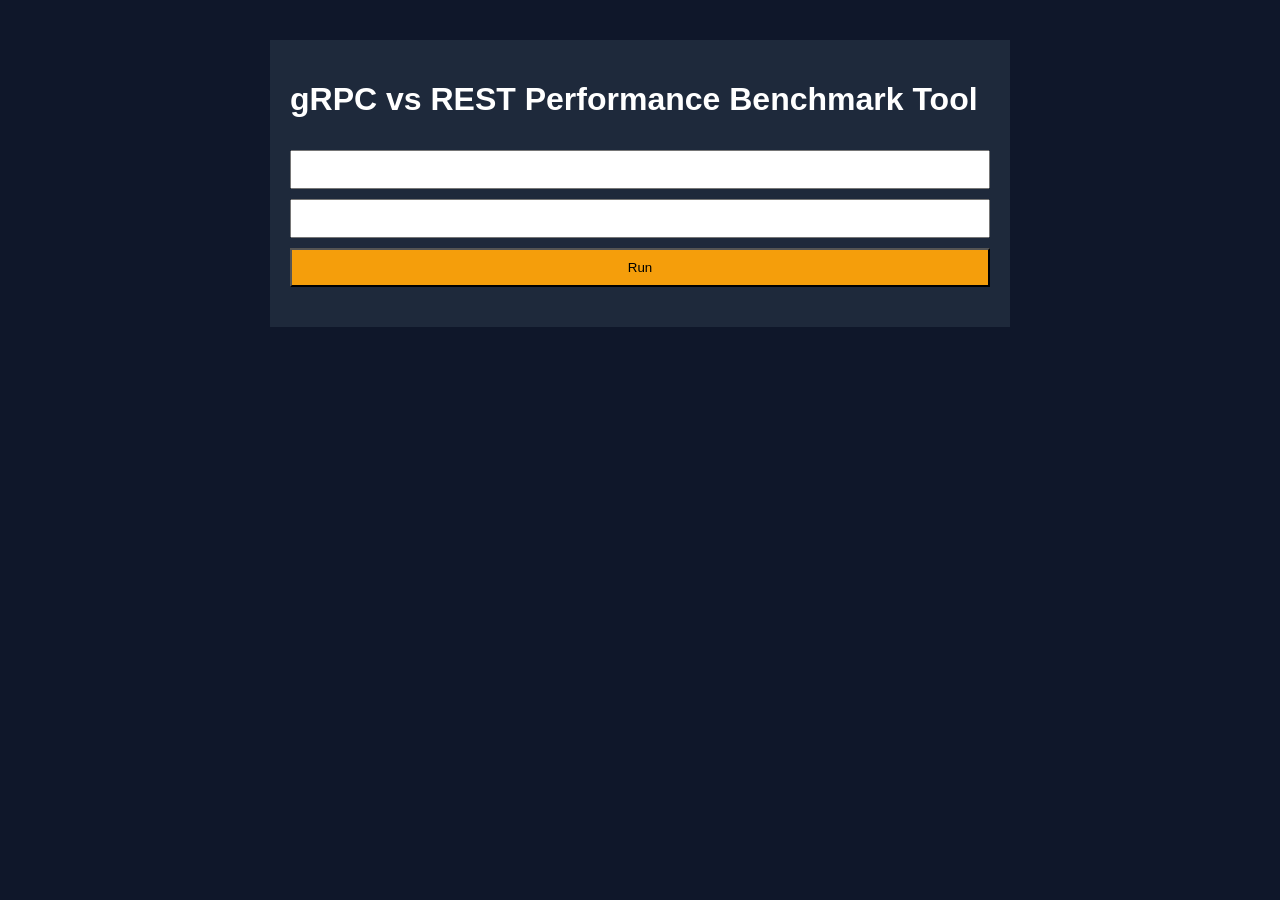
<file: grpc-rest/index.html>
<html><head><title>gRPC vs REST Performance Benchmark Tool</title><link rel='stylesheet' href='styles.css'></head><body><div class='container'><h1>gRPC vs REST Performance Benchmark Tool</h1><input id='g'><input id='r'><button onclick='run()'>Run</button><div id='res' class='result'></div></div><script src='script.js'></script></body></html>
</file>
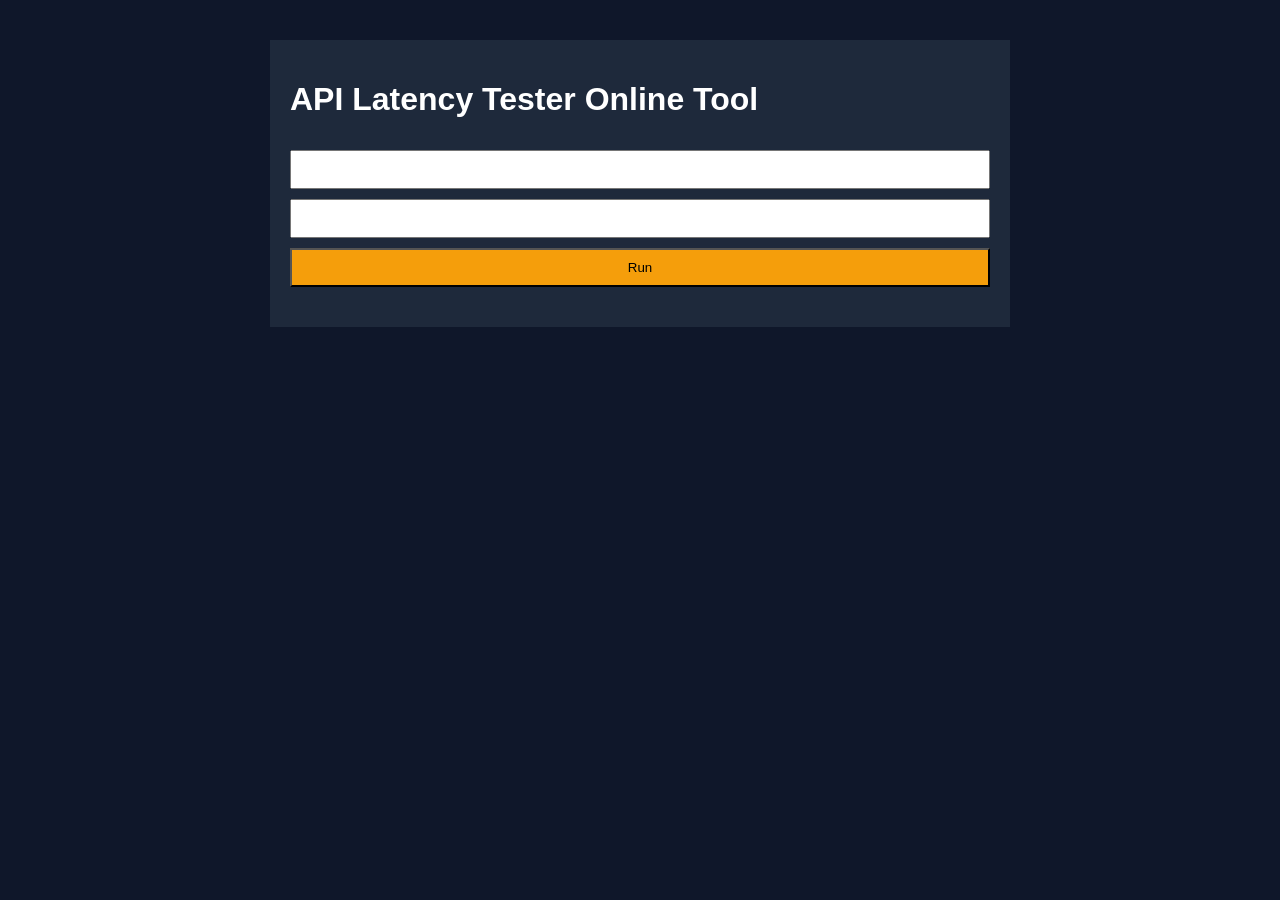
<file: latency/index.html>
<html><head><title>API Latency Tester Online Tool</title><link rel='stylesheet' href='styles.css'></head><body><div class='container'><h1>API Latency Tester Online Tool</h1><input id='req'><input id='time'><button onclick='run()'>Run</button><div id='res' class='result'></div></div><script src='script.js'></script></body></html>
</file>
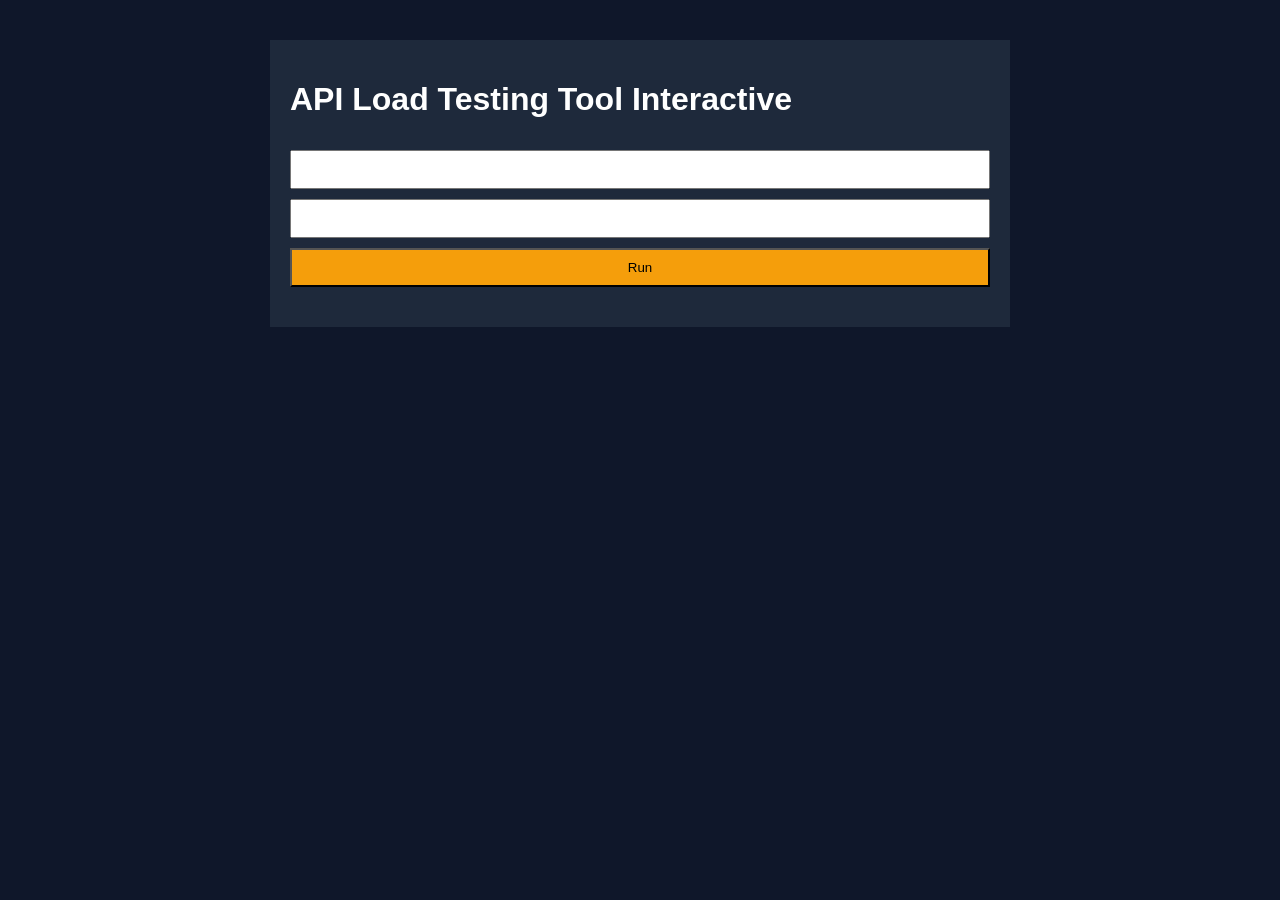
<file: load/index.html>
<html><head><title>API Load Testing Tool Interactive</title><link rel='stylesheet' href='styles.css'></head><body><div class='container'><h1>API Load Testing Tool Interactive</h1><input id='req'><input id='time'><button onclick='run()'>Run</button><div id='res' class='result'></div></div><script src='script.js'></script></body></html>
</file>
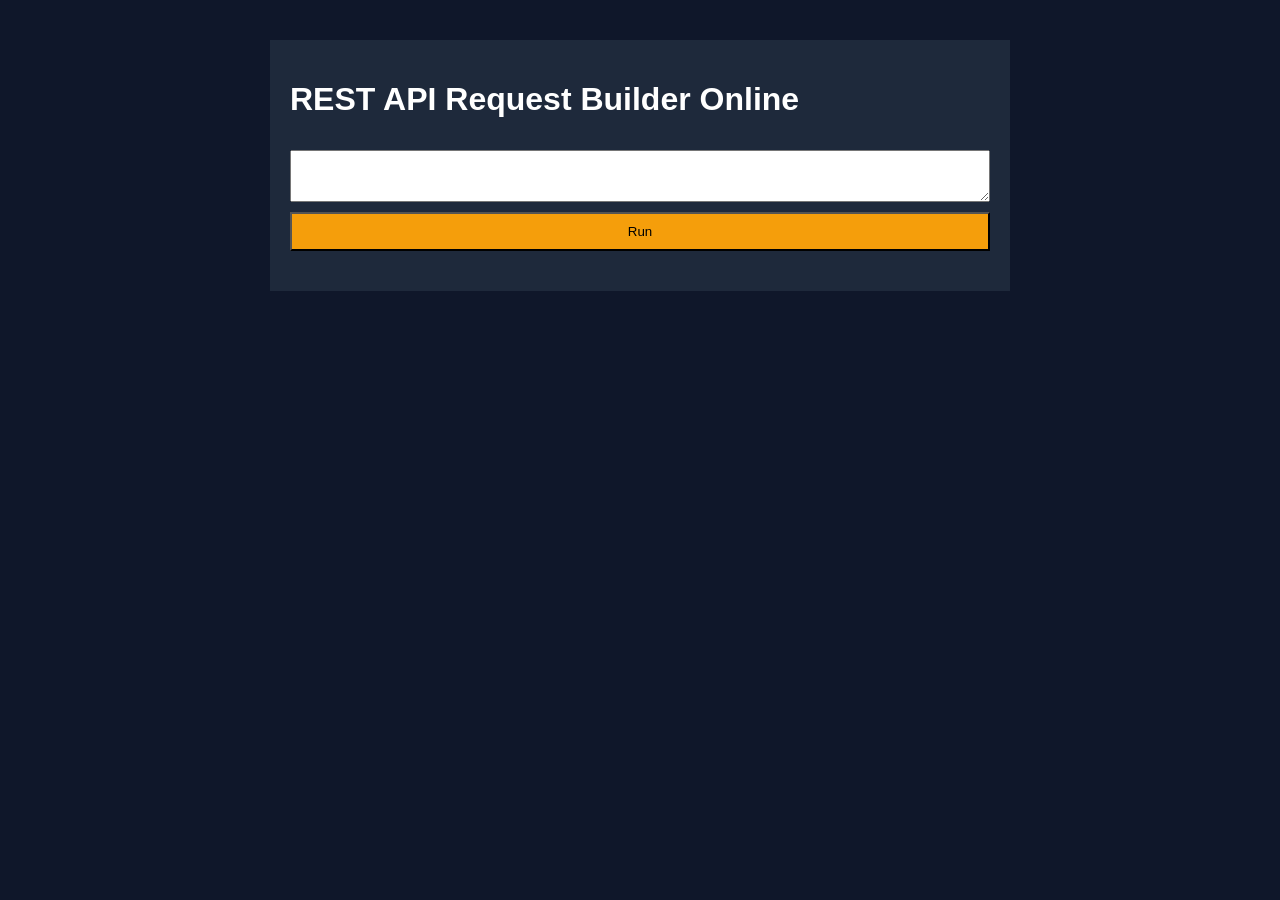
<file: rest-builder/index.html>
<html><head><title>REST API Request Builder Online</title><link rel='stylesheet' href='styles.css'></head><body><div class='container'><h1>REST API Request Builder Online</h1><textarea id='req'></textarea><button onclick='run()'>Run</button><div id='res' class='result'></div></div><script src='script.js'></script></body></html>
</file>
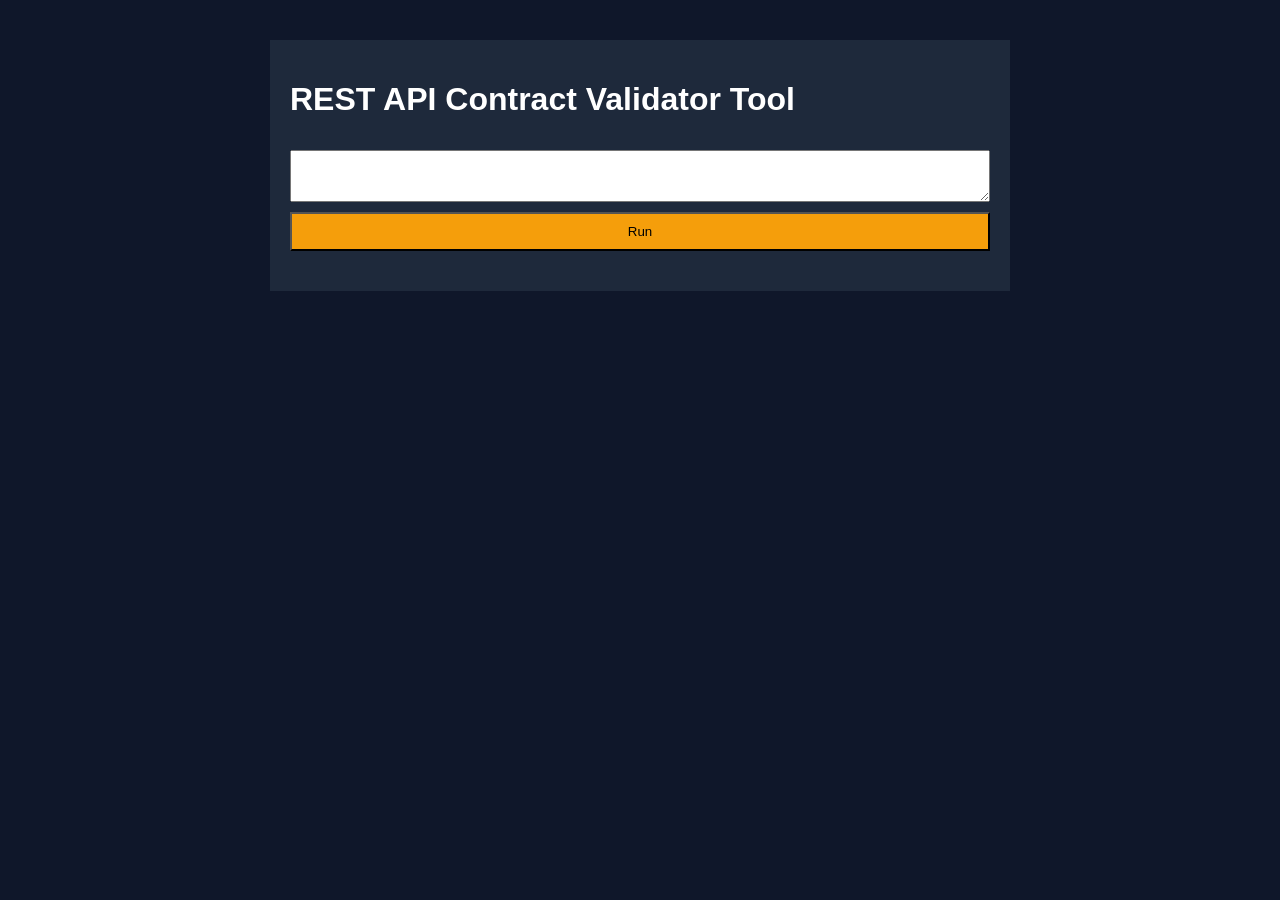
<file: rest-contract/index.html>
<html><head><title>REST API Contract Validator Tool</title><link rel='stylesheet' href='styles.css'></head><body><div class='container'><h1>REST API Contract Validator Tool</h1><textarea id='c'></textarea><button onclick='run()'>Run</button><div id='res' class='result'></div></div><script src='script.js'></script></body></html>
</file>
<file: flow/styles.css>
body{font-family:Arial;background:#0f172a;color:#fff}.container{max-width:700px;margin:40px auto;padding:20px;background:#1e293b}textarea,input{width:100%;margin-top:10px;padding:10px}button{margin-top:10px;width:100%;padding:10px;background:#f59e0b}.result{margin-top:20px}
</file>
<file: graphql-cost/styles.css>
body{font-family:Arial;background:#0f172a;color:#fff}.container{max-width:700px;margin:40px auto;padding:20px;background:#1e293b}textarea,input{width:100%;margin-top:10px;padding:10px}button{margin-top:10px;width:100%;padding:10px;background:#f59e0b}.result{margin-top:20px}
</file>
<file: graphql-schema/styles.css>
body{font-family:Arial;background:#0f172a;color:#fff}.container{max-width:700px;margin:40px auto;padding:20px;background:#1e293b}textarea,input{width:100%;margin-top:10px;padding:10px}button{margin-top:10px;width:100%;padding:10px;background:#f59e0b}.result{margin-top:20px}
</file>
<file: graphql-visualizer/styles.css>
body{font-family:Arial;background:#0f172a;color:#fff}.container{max-width:700px;margin:40px auto;padding:20px;background:#1e293b}textarea,input{width:100%;margin-top:10px;padding:10px}button{margin-top:10px;width:100%;padding:10px;background:#f59e0b}.result{margin-top:20px}
</file>
<file: grpc-proto/styles.css>
body{font-family:Arial;background:#0f172a;color:#fff}.container{max-width:700px;margin:40px auto;padding:20px;background:#1e293b}textarea,input{width:100%;margin-top:10px;padding:10px}button{margin-top:10px;width:100%;padding:10px;background:#f59e0b}.result{margin-top:20px}
</file>
<file: grpc-rest/styles.css>
body{font-family:Arial;background:#0f172a;color:#fff}.container{max-width:700px;margin:40px auto;padding:20px;background:#1e293b}textarea,input{width:100%;margin-top:10px;padding:10px}button{margin-top:10px;width:100%;padding:10px;background:#f59e0b}.result{margin-top:20px}
</file>
<file: latency/styles.css>
body{font-family:Arial;background:#0f172a;color:#fff}.container{max-width:700px;margin:40px auto;padding:20px;background:#1e293b}textarea,input{width:100%;margin-top:10px;padding:10px}button{margin-top:10px;width:100%;padding:10px;background:#f59e0b}.result{margin-top:20px}
</file>
<file: load/styles.css>
body{font-family:Arial;background:#0f172a;color:#fff}.container{max-width:700px;margin:40px auto;padding:20px;background:#1e293b}textarea,input{width:100%;margin-top:10px;padding:10px}button{margin-top:10px;width:100%;padding:10px;background:#f59e0b}.result{margin-top:20px}
</file>
<file: rest-builder/styles.css>
body{font-family:Arial;background:#0f172a;color:#fff}.container{max-width:700px;margin:40px auto;padding:20px;background:#1e293b}textarea,input{width:100%;margin-top:10px;padding:10px}button{margin-top:10px;width:100%;padding:10px;background:#f59e0b}.result{margin-top:20px}
</file>
<file: rest-contract/styles.css>
body{font-family:Arial;background:#0f172a;color:#fff}.container{max-width:700px;margin:40px auto;padding:20px;background:#1e293b}textarea,input{width:100%;margin-top:10px;padding:10px}button{margin-top:10px;width:100%;padding:10px;background:#f59e0b}.result{margin-top:20px}
</file>
